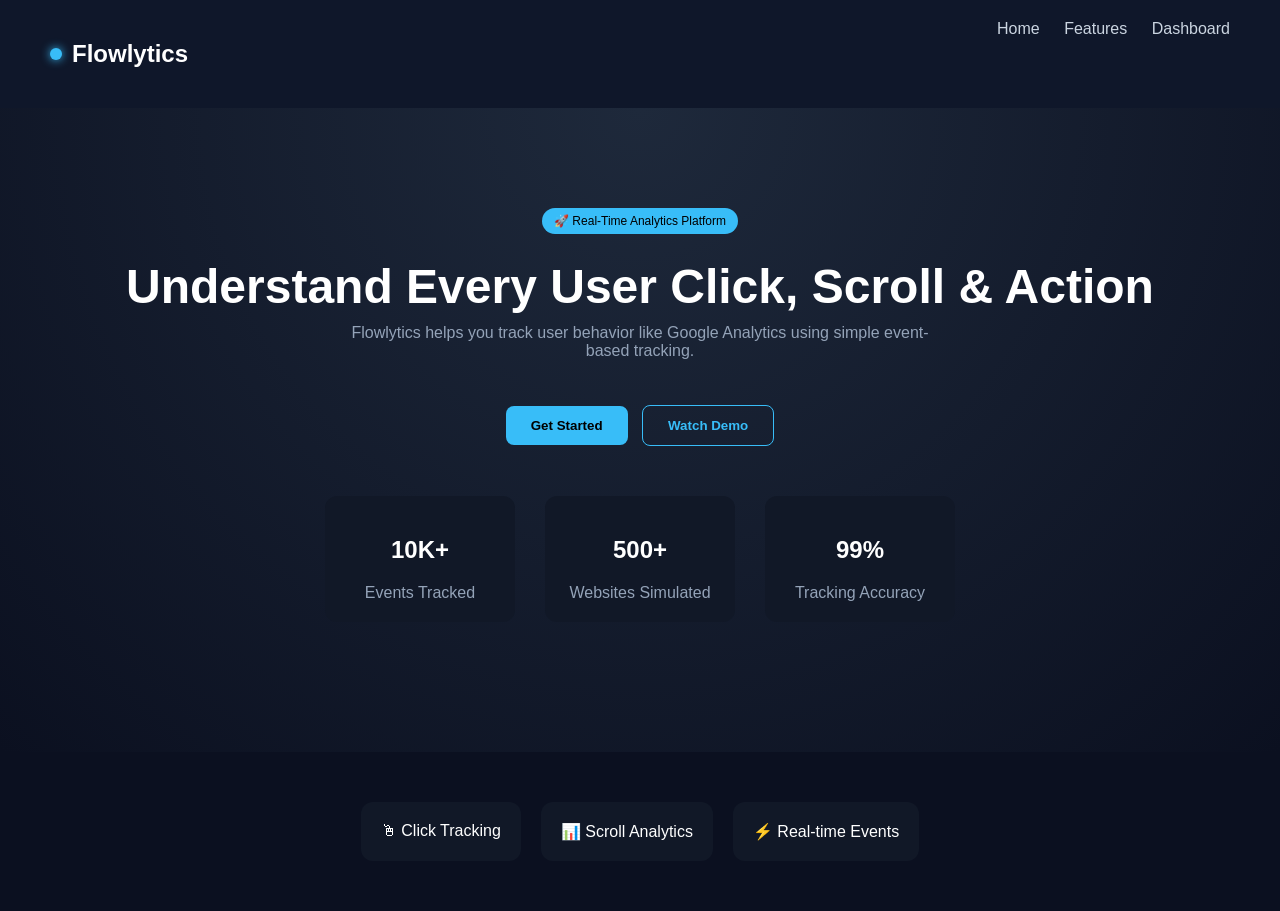
<file: index.html>
<!DOCTYPE html>
<html>
<head>
  <title>Flowlytics - Home</title>
  <link rel="stylesheet" href="style.css">
</head>

<body>

<header class="nav">
  <div class="logo">
    <div class="dot"></div>
    <h2>Flowlytics</h2>
  </div>

  <div class="links">
    <a href="index.html">Home</a>
    <a href="features.html">Features</a>
    <a href="dashboard.html">Dashboard</a>
  </div>
</header>

<!-- HERO -->
<section class="hero hero-big">

  <div class="badge">🚀 Real-Time Analytics Platform</div>

  <h1>Understand Every User Click, Scroll & Action</h1>

  <p>
    Flowlytics helps you track user behavior like Google Analytics using simple event-based tracking.
  </p>

  <div class="buttons">
    <button onclick="trackClick('Get Started')">Get Started</button>
    <button class="secondary" onclick="trackClick('Watch Demo')">Watch Demo</button>
  </div>

  <!-- STATS -->
  <div class="stats">
    <div class="stat-box">
      <h2>10K+</h2>
      <p>Events Tracked</p>
    </div>

    <div class="stat-box">
      <h2>500+</h2>
      <p>Websites Simulated</p>
    </div>

    <div class="stat-box">
      <h2>99%</h2>
      <p>Tracking Accuracy</p>
    </div>
  </div>

</section>

<!-- MINI FEATURES -->
<section class="mini">

  <div class="mini-card" onclick="trackClick('Home Click Tracking')">
    🖱 Click Tracking
  </div>

  <div class="mini-card">
    📊 Scroll Analytics
  </div>

  <div class="mini-card">
    ⚡ Real-time Events
  </div>

</section>

<script src="tracker.js"></script>
</body>
</html>
</file>
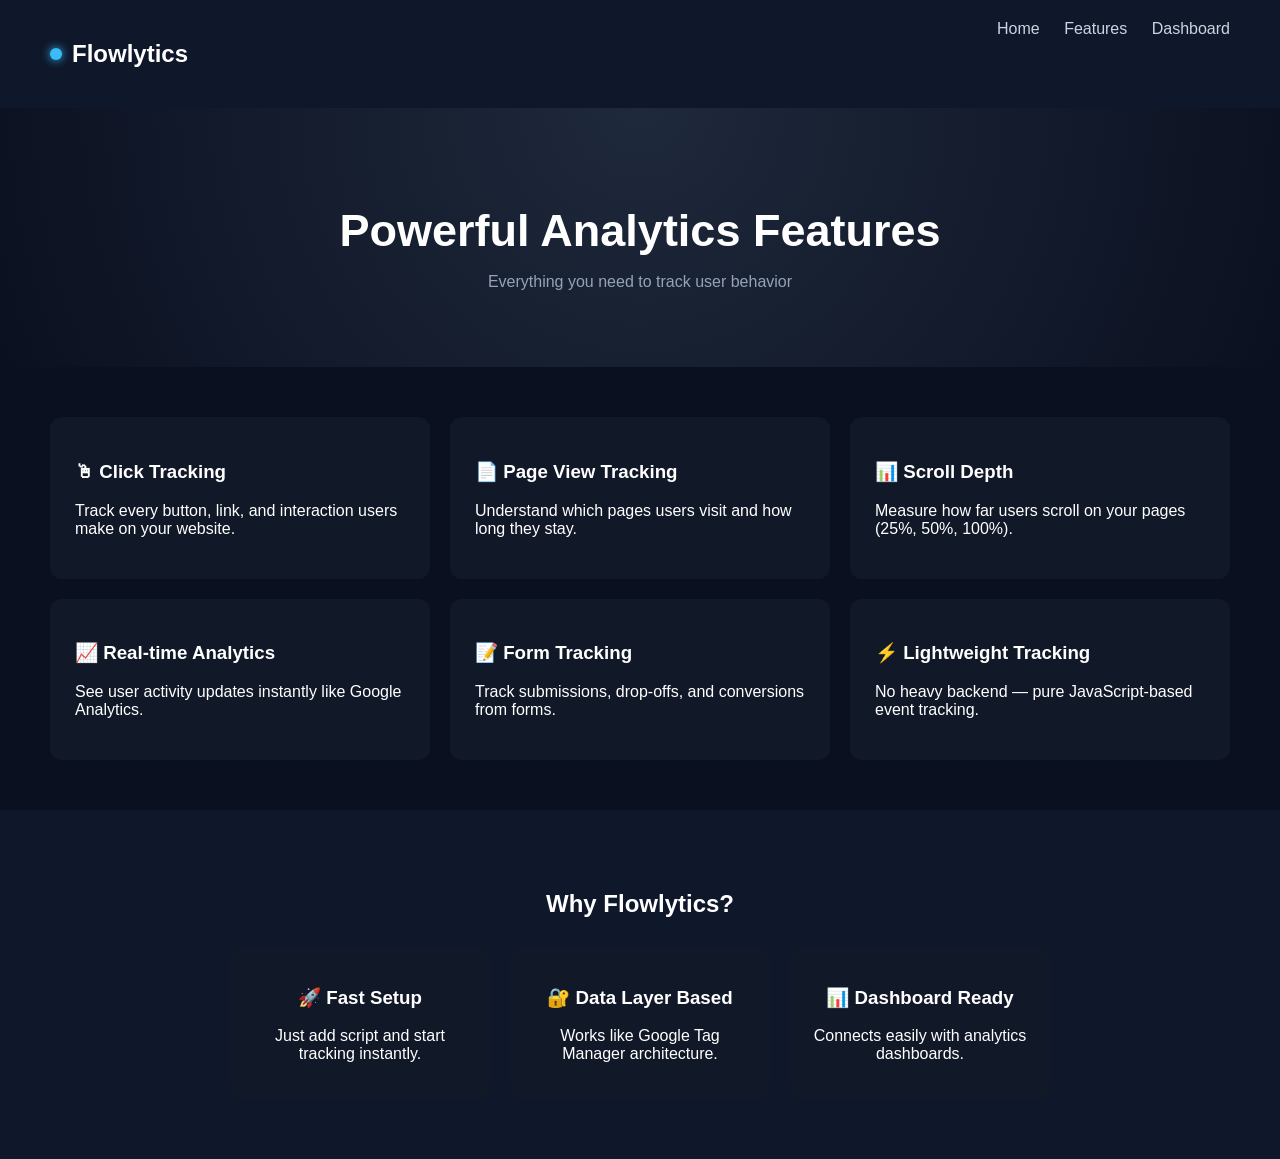
<file: features.html>
<!DOCTYPE html>
<html>
<head>
  <title>Flowlytics - Features</title>
  <link rel="stylesheet" href="style.css">
</head>

<body>

<header class="nav">
  <div class="logo">
    <div class="dot"></div>
    <h2>Flowlytics</h2>
  </div>

  <div class="links">
    <a href="index.html">Home</a>
    <a href="features.html">Features</a>
    <a href="dashboard.html">Dashboard</a>
  </div>
</header>

<!-- HERO -->
<section class="hero small">
  <h1>Powerful Analytics Features</h1>
  <p>Everything you need to track user behavior</p>
</section>

<!-- FEATURE GRID -->
<section class="feature-grid">

  <div class="feature-card" onclick="trackClick('Click Tracking')">
    <h3>🖱 Click Tracking</h3>
    <p>Track every button, link, and interaction users make on your website.</p>
  </div>

  <div class="feature-card" onclick="trackClick('Page Tracking')">
    <h3>📄 Page View Tracking</h3>
    <p>Understand which pages users visit and how long they stay.</p>
  </div>

  <div class="feature-card">
    <h3>📊 Scroll Depth</h3>
    <p>Measure how far users scroll on your pages (25%, 50%, 100%).</p>
  </div>

  <div class="feature-card">
    <h3>📈 Real-time Analytics</h3>
    <p>See user activity updates instantly like Google Analytics.</p>
  </div>

  <div class="feature-card" onclick="trackClick('Form Tracking')">
    <h3>📝 Form Tracking</h3>
    <p>Track submissions, drop-offs, and conversions from forms.</p>
  </div>

  <div class="feature-card">
    <h3>⚡ Lightweight Tracking</h3>
    <p>No heavy backend — pure JavaScript-based event tracking.</p>
  </div>

</section>

<!-- EXTRA SECTION -->
<section class="extra">

  <h2>Why Flowlytics?</h2>

  <div class="extra-grid">

    <div class="extra-box">
      <h3>🚀 Fast Setup</h3>
      <p>Just add script and start tracking instantly.</p>
    </div>

    <div class="extra-box">
      <h3>🔐 Data Layer Based</h3>
      <p>Works like Google Tag Manager architecture.</p>
    </div>

    <div class="extra-box">
      <h3>📊 Dashboard Ready</h3>
      <p>Connects easily with analytics dashboards.</p>
    </div>

  </div>

</section>

<script src="tracker.js"></script>

</body>
</html>
</file>
<file: style.css>
body {
  margin: 0;
  font-family: Arial;
  background: #0b1020;
  color: white;
}

/* NAV */
.nav {
  display: flex;
  justify-content: space-between;
  padding: 20px 50px;
  background: #0f172a;
}

.logo {
  display: flex;
  align-items: center;
  gap: 10px;
}

.dot {
  width: 12px;
  height: 12px;
  background: #38bdf8;
  border-radius: 50%;
  box-shadow: 0 0 10px #38bdf8;
}

.links a {
  margin-left: 20px;
  color: #cbd5e1;
  text-decoration: none;
}

/* HERO */
.hero {
  text-align: center;
  padding: 100px 20px;
  background: radial-gradient(circle at top, #1e293b, #0b1020);
}

.hero h1 {
  font-size: 45px;
  margin-bottom: 10px;
}

.hero p {
  color: #94a3b8;
}

button {
  padding: 12px 25px;
  border: none;
  background: #38bdf8;
  color: black;
  font-weight: bold;
  border-radius: 8px;
  cursor: pointer;
  margin-top: 20px;
}

/* GRID */
.grid {
  display: flex;
  justify-content: center;
  gap: 20px;
  padding: 60px;
}

.card {
  background: #111827;
  padding: 20px;
  border-radius: 12px;
  width: 220px;
  transition: 0.3s;
}

.card:hover {
  transform: translateY(-5px);
  background: #1e293b;
}

input {
  width: 90%;
  padding: 8px;
  margin-bottom: 10px;
}

/* FLOATING ICON */
.floating {
  position: fixed;
  bottom: 20px;
  right: 20px;
  font-size: 40px;
  animation: float 2s infinite ease-in-out;
}

@keyframes float {
  0%, 100% { transform: translateY(0); }
  50% { transform: translateY(-10px); }
}
.stats {
  display: flex;
  justify-content: center;
  gap: 20px;
  margin: 30px;
}

.box {
  background: #111827;
  padding: 20px;
  border-radius: 10px;
  width: 150px;
  text-align: center;
}

.chart-container {
  width: 70%;
  margin: 30px auto;
  background: #111827;
  padding: 20px;
  border-radius: 12px;
}
.small {
  padding: 60px 20px;
}

/* FEATURE GRID */
.feature-grid {
  display: grid;
  grid-template-columns: repeat(3, 1fr);
  gap: 20px;
  padding: 50px;
}

.feature-card {
  background: #111827;
  padding: 25px;
  border-radius: 12px;
  transition: 0.3s;
  cursor: pointer;
}

.feature-card:hover {
  transform: translateY(-5px);
  background: #1e293b;
}

/* EXTRA SECTION */
.extra {
  text-align: center;
  padding: 60px 20px;
  background: #0f172a;
}

.extra-grid {
  display: flex;
  justify-content: center;
  gap: 20px;
  margin-top: 30px;
}

.extra-box {
  background: #111827;
  padding: 20px;
  width: 220px;
  border-radius: 12px;
}
/* BIG HERO */
.hero-big {
  text-align: center;
  padding: 100px 20px;
  background: radial-gradient(circle at top, #1e293b, #0b1020);
}

/* BADGE */
.badge {
  display: inline-block;
  padding: 6px 12px;
  background: #38bdf8;
  color: black;
  border-radius: 20px;
  font-size: 12px;
  margin-bottom: 15px;
}

/* HERO TEXT */
.hero-big h1 {
  font-size: 48px;
  margin: 10px 0;
}

.hero-big p {
  color: #94a3b8;
  max-width: 600px;
  margin: auto;
}

/* BUTTONS */
.buttons {
  margin-top: 25px;
}

.secondary {
  background: transparent;
  border: 1px solid #38bdf8;
  color: #38bdf8;
  margin-left: 10px;
}

/* STATS */
.stats {
  display: flex;
  justify-content: center;
  gap: 30px;
  margin-top: 50px;
}

.stat-box {
  background: #111827;
  padding: 20px;
  border-radius: 12px;
  width: 150px;
}

/* MINI CARDS */
.mini {
  display: flex;
  justify-content: center;
  gap: 20px;
  padding: 50px;
}

.mini-card {
  background: #111827;
  padding: 20px;
  border-radius: 12px;
  cursor: pointer;
  transition: 0.3s;
}

.mini-card:hover {
  transform: translateY(-5px);
  background: #1e293b;
}
</file>
